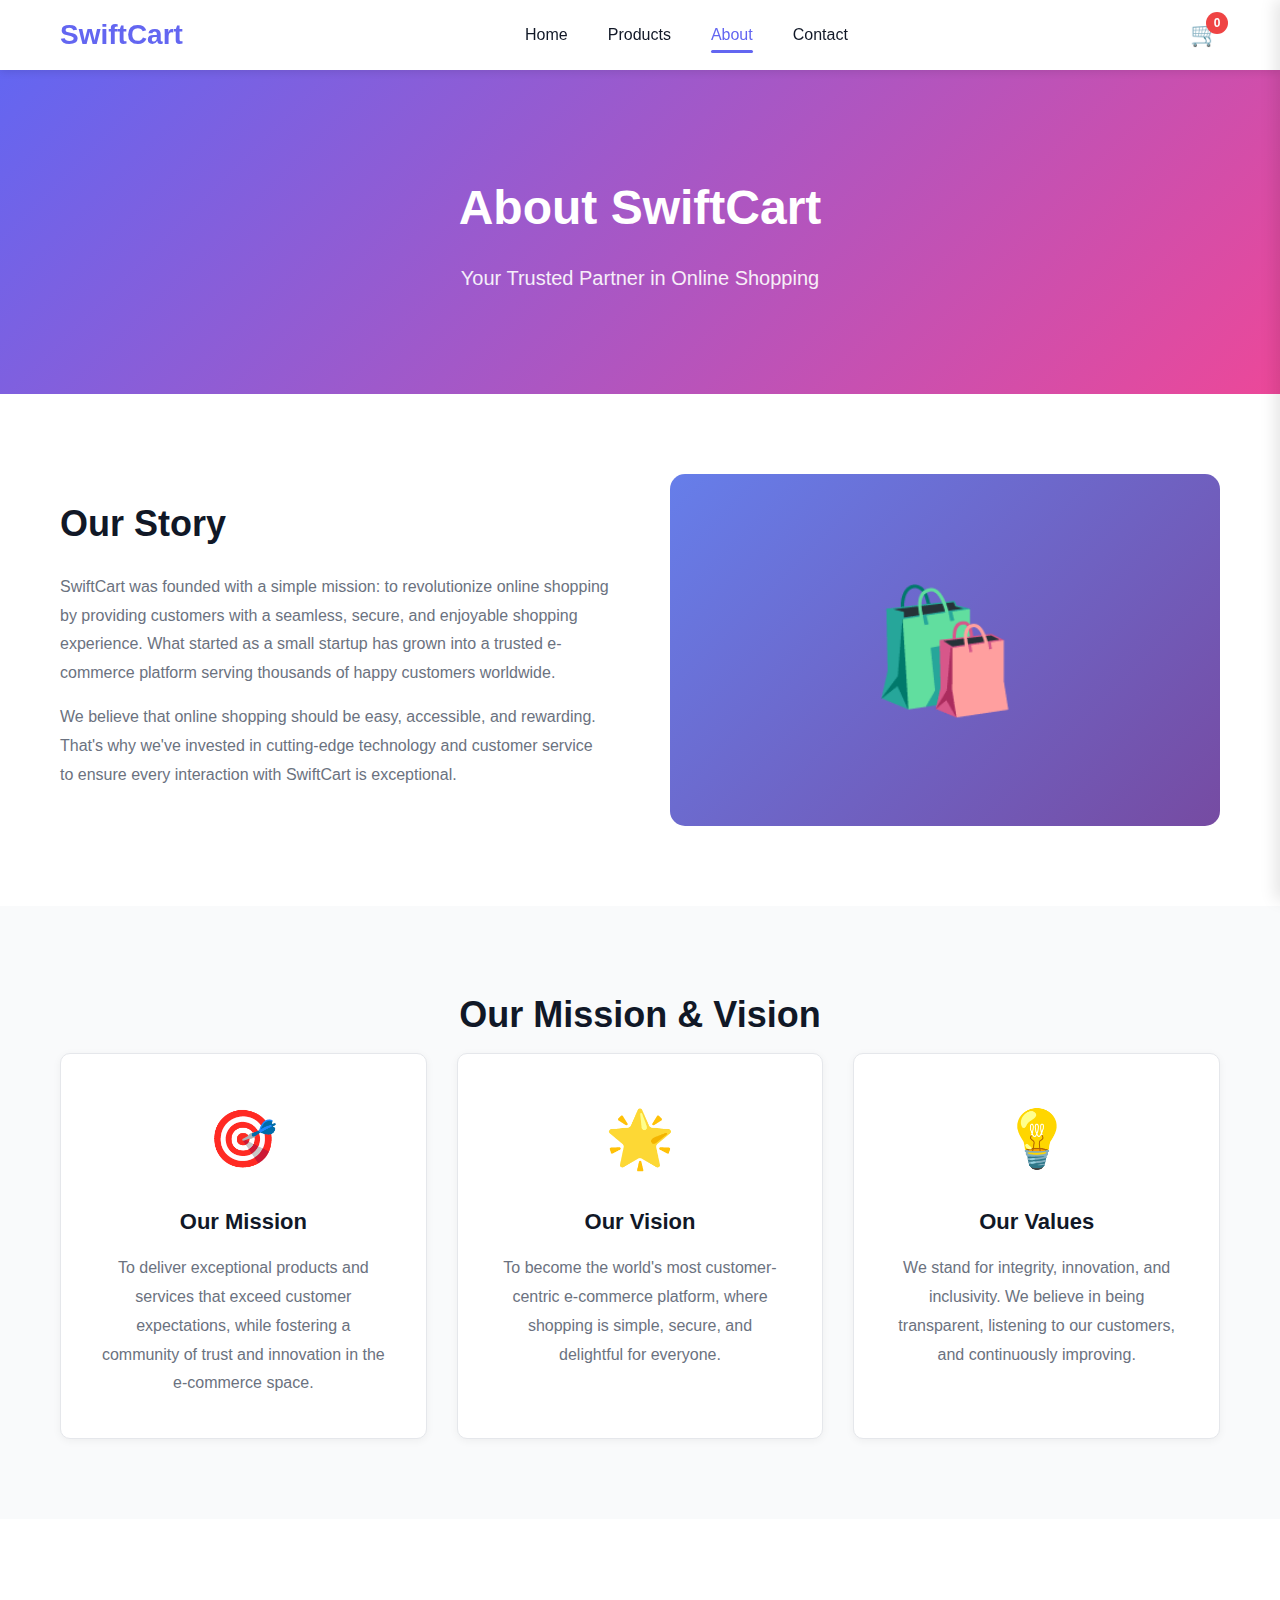
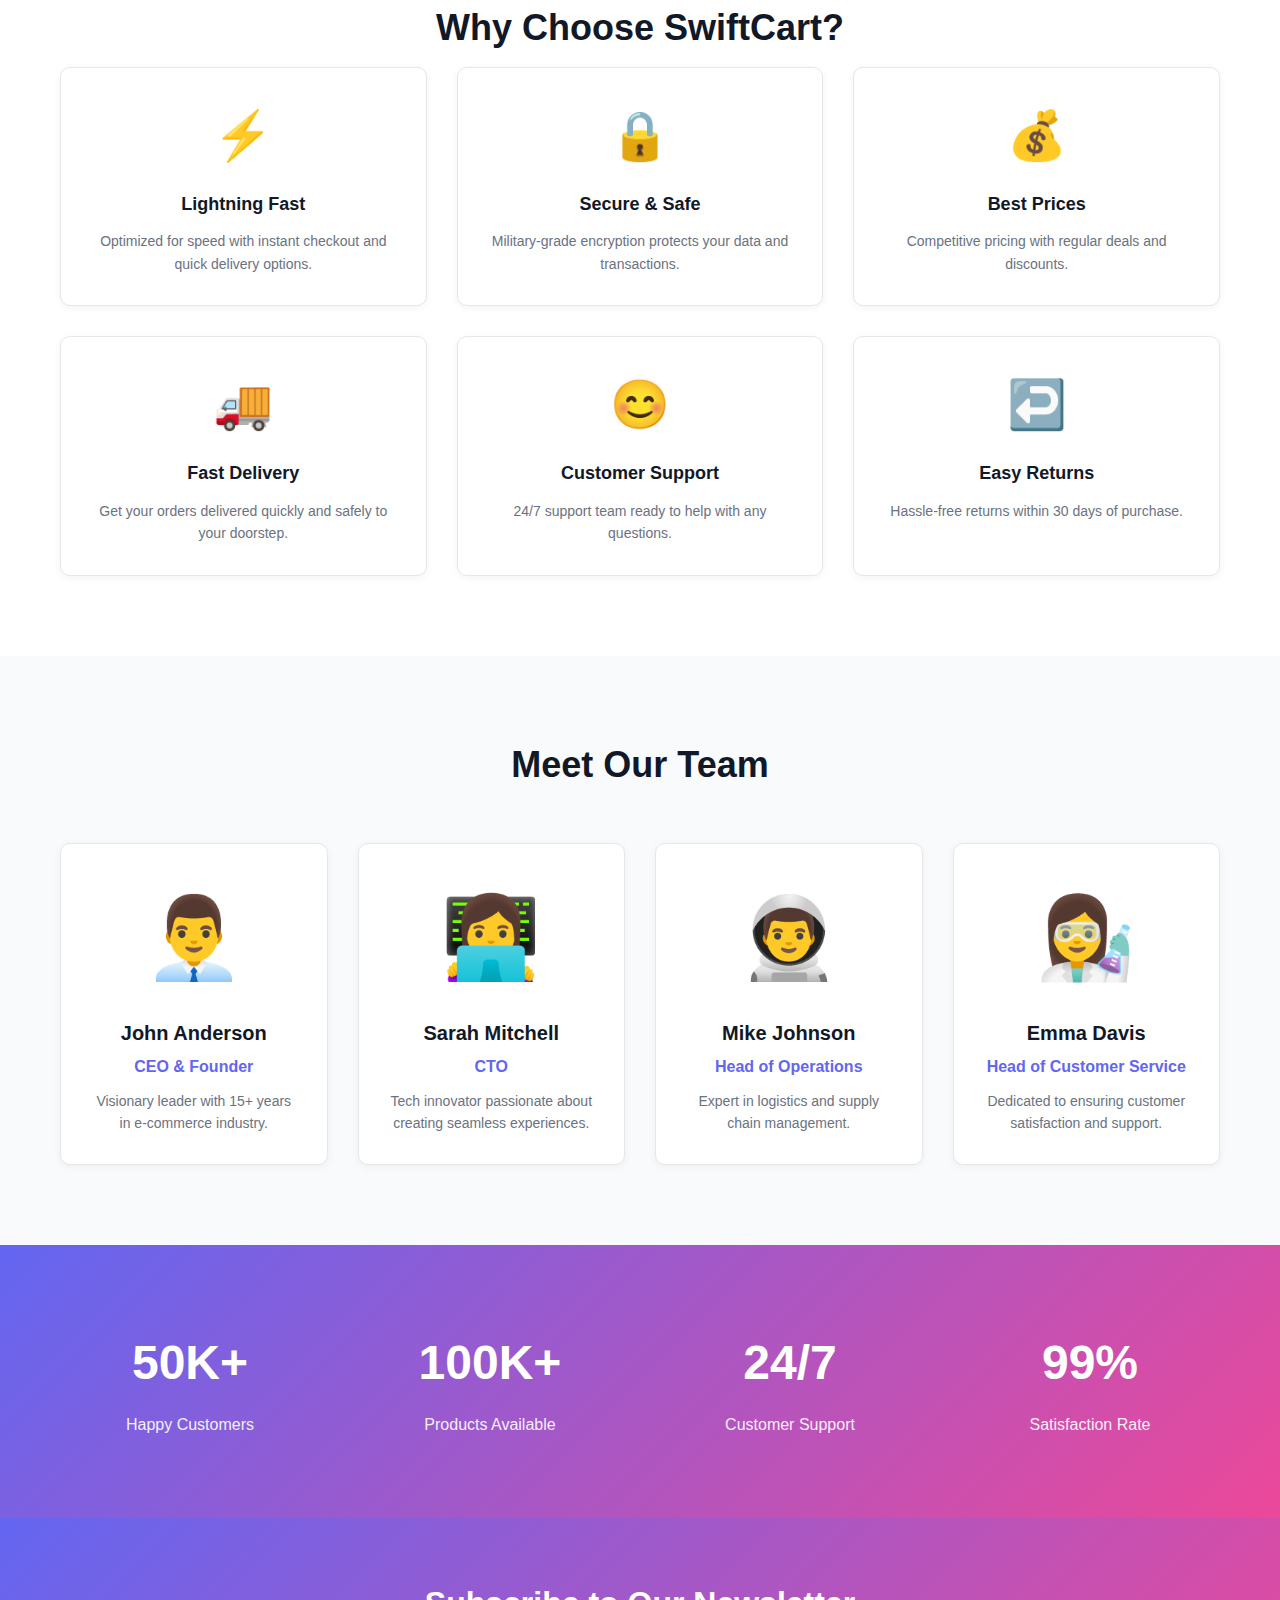
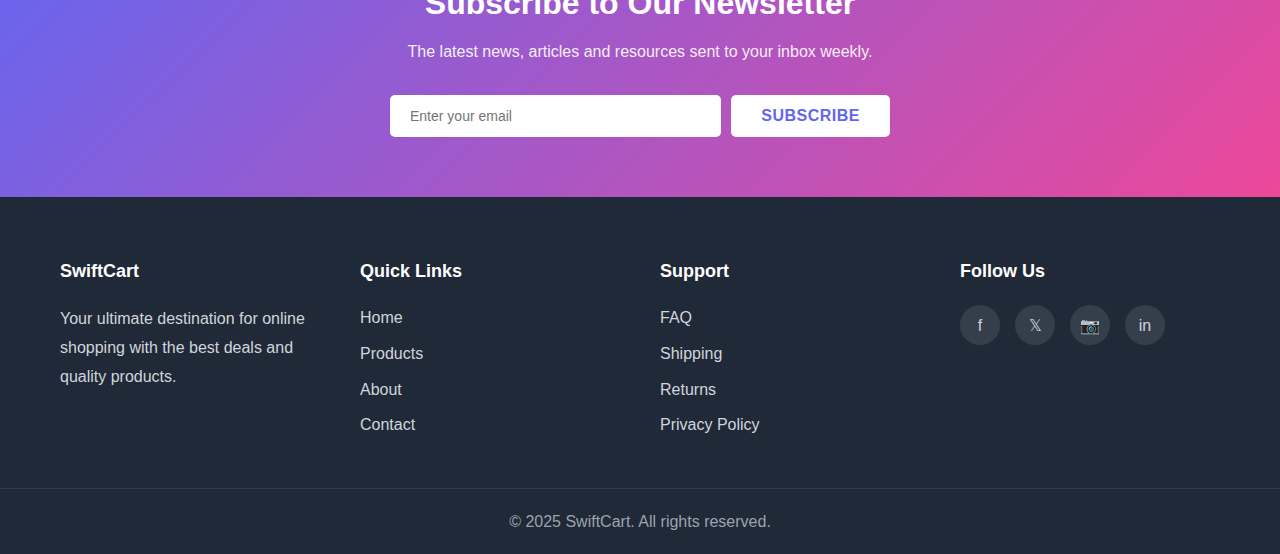
<file: about.html>
<!doctype html>
<html lang="en">
  <head>
    <meta charset="UTF-8" />
    <meta name="viewport" content="width=device-width, initial-scale=1.0" />
    <title>About Us - SwiftCart</title>
    <link rel="stylesheet" href="style.css" />
  </head>
  <body>
    <!-- Navbar -->
    <nav class="navbar">
      <div class="navbar-container">
        <div class="navbar-logo">
          <h1>SwiftCart</h1>
        </div>
        <ul class="nav-menu">
          <li><a href="index.html" class="nav-link">Home</a></li>
          <li><a href="products.html" class="nav-link">Products</a></li>
          <li><a href="about.html" class="nav-link active">About</a></li>
          <li><a href="contact.html" class="nav-link">Contact</a></li>
        </ul>
        <div class="cart-icon">
          <button id="cart-btn" class="cart-button">
            🛒 <span id="cart-count" class="cart-count">0</span>
          </button>
        </div>
        <div class="hamburger">
          <span></span>
          <span></span>
          <span></span>
        </div>
      </div>
    </nav>

    <!-- About Hero Section -->
    <section class="about-hero">
      <div class="container">
        <h1>About SwiftCart</h1>
        <p>Your Trusted Partner in Online Shopping</p>
      </div>
    </section>

    <!-- About Content -->
    <section class="about-section">
      <div class="container">
        <!-- Our Story -->
        <div class="about-content">
          <div class="about-text">
            <h2>Our Story</h2>
            <p>
              SwiftCart was founded with a simple mission: to revolutionize
              online shopping by providing customers with a seamless, secure,
              and enjoyable shopping experience. What started as a small startup
              has grown into a trusted e-commerce platform serving thousands of
              happy customers worldwide.
            </p>
            <p>
              We believe that online shopping should be easy, accessible, and
              rewarding. That's why we've invested in cutting-edge technology
              and customer service to ensure every interaction with SwiftCart is
              exceptional.
            </p>
          </div>
          <div class="about-image">
            <div class="placeholder-image">🛍️</div>
          </div>
        </div>
      </div>
    </section>

    <!-- Mission and Vision -->
    <section class="mission-section">
      <div class="container">
        <h2 class="section-title">Our Mission & Vision</h2>
        <div class="mission-grid">
          <div class="mission-card">
            <div class="mission-icon">🎯</div>
            <h3>Our Mission</h3>
            <p>
              To deliver exceptional products and services that exceed customer
              expectations, while fostering a community of trust and innovation
              in the e-commerce space.
            </p>
          </div>
          <div class="mission-card">
            <div class="mission-icon">🌟</div>
            <h3>Our Vision</h3>
            <p>
              To become the world's most customer-centric e-commerce platform,
              where shopping is simple, secure, and delightful for everyone.
            </p>
          </div>
          <div class="mission-card">
            <div class="mission-icon">💡</div>
            <h3>Our Values</h3>
            <p>
              We stand for integrity, innovation, and inclusivity. We believe in
              being transparent, listening to our customers, and continuously
              improving.
            </p>
          </div>
        </div>
      </div>
    </section>

    <!-- Why Choose Us (Expanded) -->
    <section class="why-choose-section">
      <div class="container">
        <h2 class="section-title">Why Choose SwiftCart?</h2>
        <div class="why-choose-grid">
          <div class="why-card">
            <div class="why-icon">⚡</div>
            <h3>Lightning Fast</h3>
            <p>
              Optimized for speed with instant checkout and quick delivery
              options.
            </p>
          </div>
          <div class="why-card">
            <div class="why-icon">🔒</div>
            <h3>Secure & Safe</h3>
            <p>
              Military-grade encryption protects your data and transactions.
            </p>
          </div>
          <div class="why-card">
            <div class="why-icon">💰</div>
            <h3>Best Prices</h3>
            <p>Competitive pricing with regular deals and discounts.</p>
          </div>
          <div class="why-card">
            <div class="why-icon">🚚</div>
            <h3>Fast Delivery</h3>
            <p>
              Get your orders delivered quickly and safely to your doorstep.
            </p>
          </div>
          <div class="why-card">
            <div class="why-icon">😊</div>
            <h3>Customer Support</h3>
            <p>24/7 support team ready to help with any questions.</p>
          </div>
          <div class="why-card">
            <div class="why-icon">↩️</div>
            <h3>Easy Returns</h3>
            <p>Hassle-free returns within 30 days of purchase.</p>
          </div>
        </div>
      </div>
    </section>

    <!-- Our Team -->
    <section class="team-section">
      <div class="container">
        <h2 class="section-title">Meet Our Team</h2>
        <div class="team-grid">
          <div class="team-card">
            <div class="team-avatar">👨‍💼</div>
            <h3>John Anderson</h3>
            <p class="team-role">CEO & Founder</p>
            <p class="team-bio">
              Visionary leader with 15+ years in e-commerce industry.
            </p>
          </div>
          <div class="team-card">
            <div class="team-avatar">👩‍💻</div>
            <h3>Sarah Mitchell</h3>
            <p class="team-role">CTO</p>
            <p class="team-bio">
              Tech innovator passionate about creating seamless experiences.
            </p>
          </div>
          <div class="team-card">
            <div class="team-avatar">👨‍🚀</div>
            <h3>Mike Johnson</h3>
            <p class="team-role">Head of Operations</p>
            <p class="team-bio">
              Expert in logistics and supply chain management.
            </p>
          </div>
          <div class="team-card">
            <div class="team-avatar">👩‍🔬</div>
            <h3>Emma Davis</h3>
            <p class="team-role">Head of Customer Service</p>
            <p class="team-bio">
              Dedicated to ensuring customer satisfaction and support.
            </p>
          </div>
        </div>
      </div>
    </section>

    <!-- Statistics -->
    <section class="stats-section">
      <div class="container">
        <div class="stats-grid">
          <div class="stat-card">
            <h3 class="stat-number">50K+</h3>
            <p class="stat-label">Happy Customers</p>
          </div>
          <div class="stat-card">
            <h3 class="stat-number">100K+</h3>
            <p class="stat-label">Products Available</p>
          </div>
          <div class="stat-card">
            <h3 class="stat-number">24/7</h3>
            <p class="stat-label">Customer Support</p>
          </div>
          <div class="stat-card">
            <h3 class="stat-number">99%</h3>
            <p class="stat-label">Satisfaction Rate</p>
          </div>
        </div>
      </div>
    </section>

    <!-- Newsletter Section -->
    <section class="newsletter">
      <div class="container">
        <h2>Subscribe to Our Newsletter</h2>
        <p>
          The latest news, articles and resources sent to your inbox weekly.
        </p>
        <form class="newsletter-form" id="newsletter-form">
          <input type="email" placeholder="Enter your email" required />
          <button type="submit" class="btn btn-primary">Subscribe</button>
        </form>
      </div>
    </section>

    <!-- Footer -->
    <footer class="footer">
      <div class="footer-container">
        <div class="footer-section">
          <h3>SwiftCart</h3>
          <p>
            Your ultimate destination for online shopping with the best deals
            and quality products.
          </p>
        </div>
        <div class="footer-section">
          <h4>Quick Links</h4>
          <ul>
            <li><a href="index.html">Home</a></li>
            <li><a href="products.html">Products</a></li>
            <li><a href="about.html">About</a></li>
            <li><a href="contact.html">Contact</a></li>
          </ul>
        </div>
        <div class="footer-section">
          <h4>Support</h4>
          <ul>
            <li><a href="#">FAQ</a></li>
            <li><a href="#">Shipping</a></li>
            <li><a href="#">Returns</a></li>
            <li><a href="#">Privacy Policy</a></li>
          </ul>
        </div>
        <div class="footer-section">
          <h4>Follow Us</h4>
          <div class="social-links">
            <a href="#" class="social-icon">f</a>
            <a href="#" class="social-icon">𝕏</a>
            <a href="#" class="social-icon">📷</a>
            <a href="#" class="social-icon">in</a>
          </div>
        </div>
      </div>
      <div class="footer-bottom">
        <p>&copy; 2025 SwiftCart. All rights reserved.</p>
      </div>
    </footer>

    <!-- Cart Sidebar -->
    <div id="cart-sidebar" class="cart-sidebar">
      <div class="cart-header">
        <h3>Shopping Cart</h3>
        <button class="cart-close">&times;</button>
      </div>
      <div id="cart-items" class="cart-items">
        <!-- Cart items will be populated here -->
      </div>
      <div class="cart-summary">
        <div class="cart-total">
          <span>Total:</span>
          <span id="cart-total">$0.00</span>
        </div>
        <button class="btn btn-primary btn-full">Checkout</button>
      </div>
    </div>

    <script src="script.js"></script>
  </body>
</html>
</file>
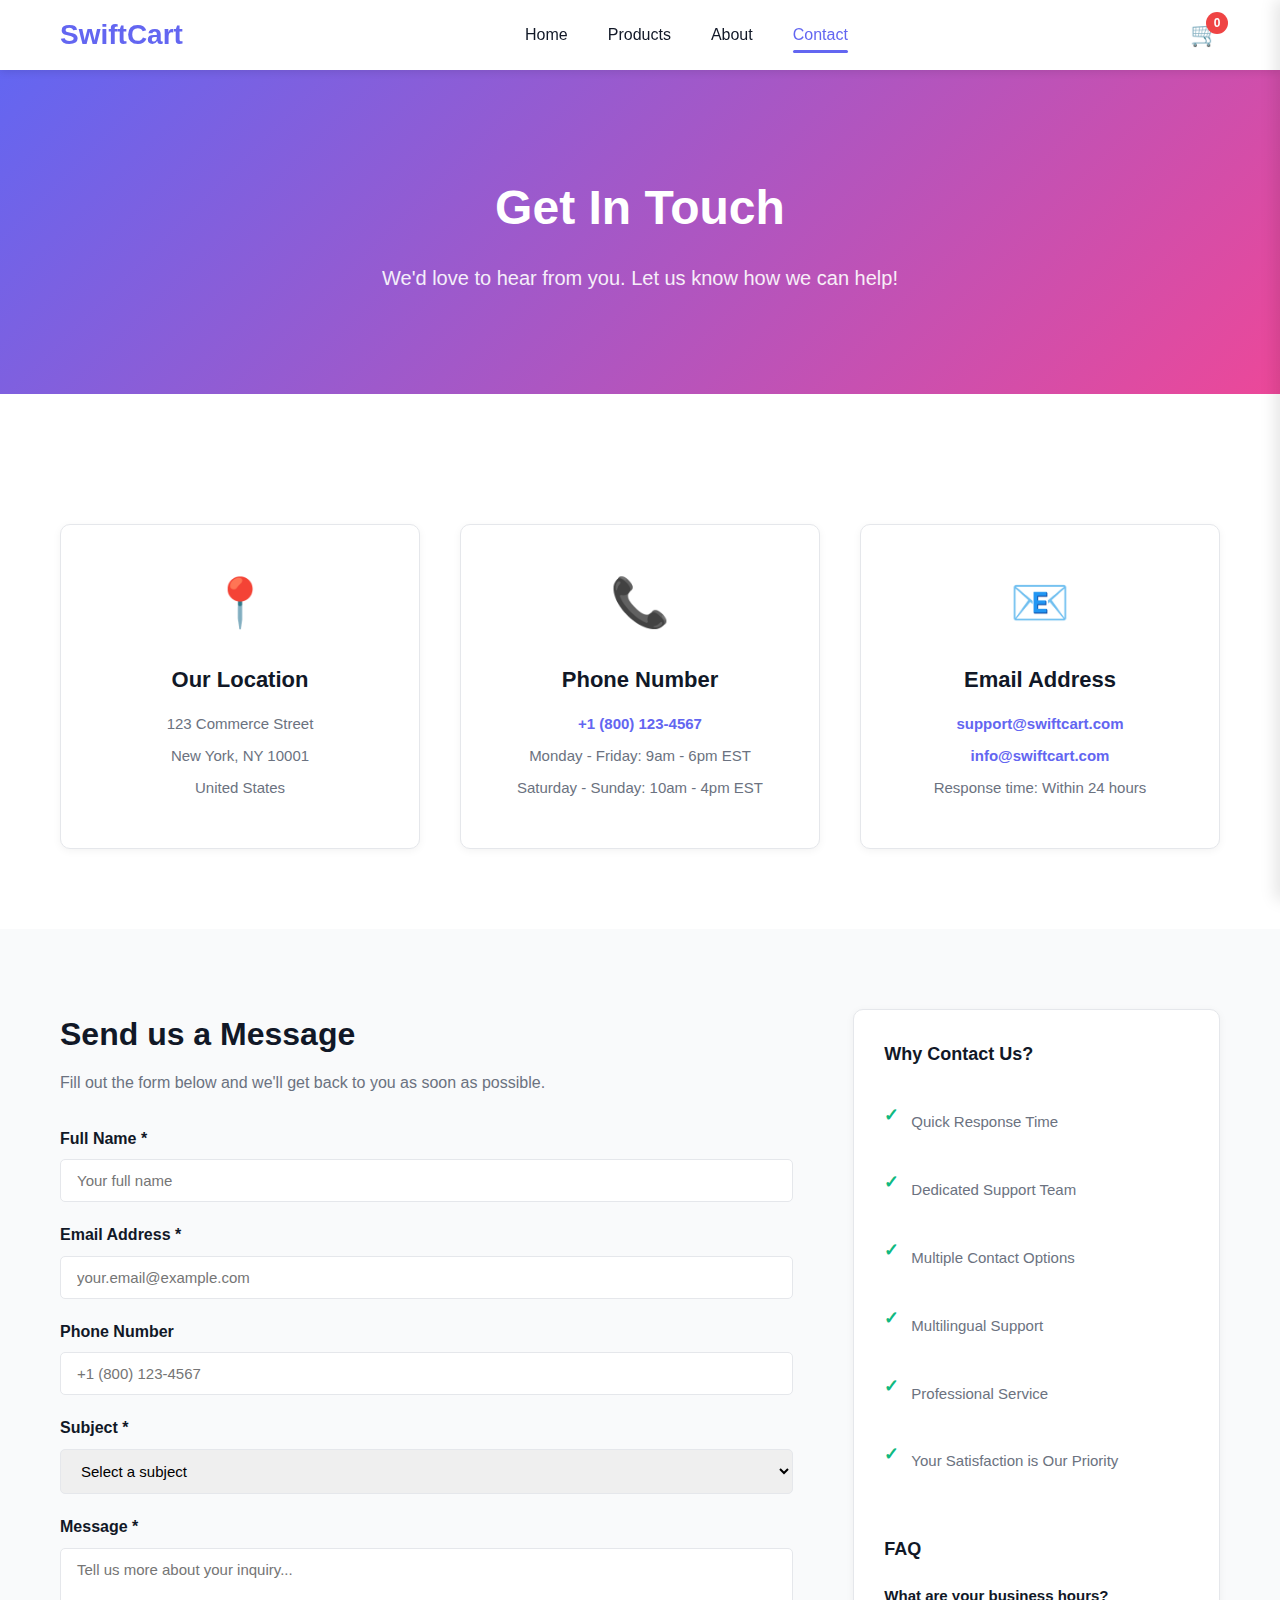
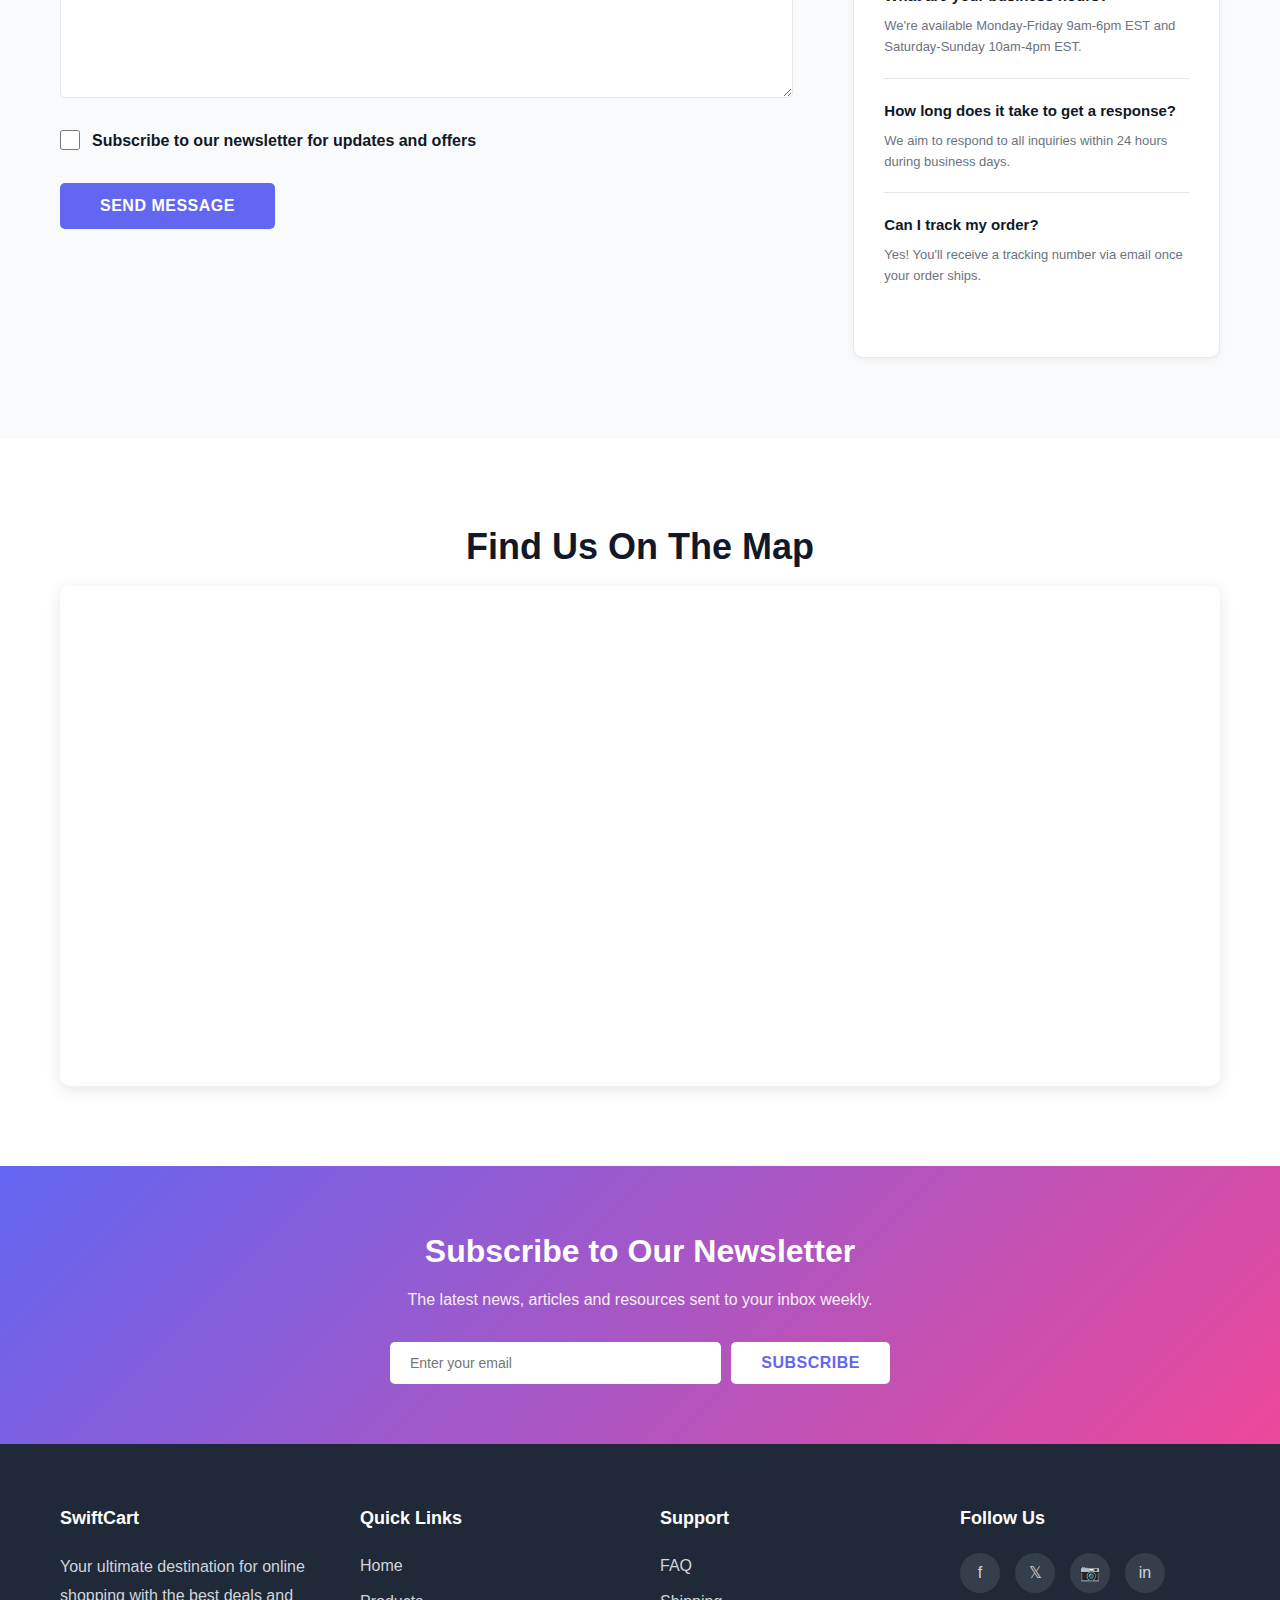
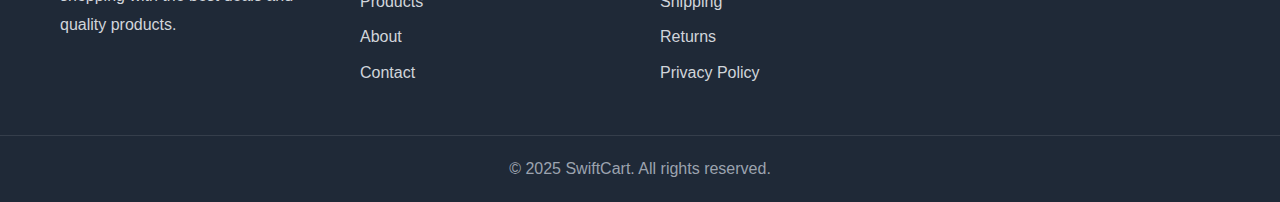
<file: contact.html>
<!doctype html>
<html lang="en">
  <head>
    <meta charset="UTF-8" />
    <meta name="viewport" content="width=device-width, initial-scale=1.0" />
    <title>Contact Us - SwiftCart</title>
    <link rel="stylesheet" href="style.css" />
  </head>
  <body>
    <!-- Navbar -->
    <nav class="navbar">
      <div class="navbar-container">
        <div class="navbar-logo">
          <h1>SwiftCart</h1>
        </div>
        <ul class="nav-menu">
          <li><a href="index.html" class="nav-link">Home</a></li>
          <li><a href="products.html" class="nav-link">Products</a></li>
          <li><a href="about.html" class="nav-link">About</a></li>
          <li><a href="contact.html" class="nav-link active">Contact</a></li>
        </ul>
        <div class="cart-icon">
          <button id="cart-btn" class="cart-button">
            🛒 <span id="cart-count" class="cart-count">0</span>
          </button>
        </div>
        <div class="hamburger">
          <span></span>
          <span></span>
          <span></span>
        </div>
      </div>
    </nav>

    <!-- Contact Hero Section -->
    <section class="contact-hero">
      <div class="container">
        <h1>Get In Touch</h1>
        <p>We'd love to hear from you. Let us know how we can help!</p>
      </div>
    </section>

    <!-- Contact Info Cards -->
    <section class="contact-info-section">
      <div class="container">
        <div class="contact-info-grid">
          <div class="contact-info-card">
            <div class="contact-info-icon">📍</div>
            <h3>Our Location</h3>
            <p>123 Commerce Street</p>
            <p>New York, NY 10001</p>
            <p>United States</p>
          </div>
          <div class="contact-info-card">
            <div class="contact-info-icon">📞</div>
            <h3>Phone Number</h3>
            <p><a href="tel:+1-800-123-4567">+1 (800) 123-4567</a></p>
            <p>Monday - Friday: 9am - 6pm EST</p>
            <p>Saturday - Sunday: 10am - 4pm EST</p>
          </div>
          <div class="contact-info-card">
            <div class="contact-info-icon">📧</div>
            <h3>Email Address</h3>
            <p>
              <a href="mailto:support@swiftcart.com">support@swiftcart.com</a>
            </p>
            <p><a href="mailto:info@swiftcart.com">info@swiftcart.com</a></p>
            <p>Response time: Within 24 hours</p>
          </div>
        </div>
      </div>
    </section>

    <!-- Contact Form Section -->
    <section class="contact-form-section">
      <div class="container">
        <div class="contact-form-wrapper">
          <div class="contact-form-content">
            <h2>Send us a Message</h2>
            <p>
              Fill out the form below and we'll get back to you as soon as
              possible.
            </p>

            <form id="contact-form" class="contact-form">
              <div class="form-group">
                <label for="name">Full Name *</label>
                <input
                  type="text"
                  id="name"
                  name="name"
                  placeholder="Your full name"
                  required
                />
              </div>

              <div class="form-group">
                <label for="email">Email Address *</label>
                <input
                  type="email"
                  id="email"
                  name="email"
                  placeholder="your.email@example.com"
                  required
                />
              </div>

              <div class="form-group">
                <label for="phone">Phone Number</label>
                <input
                  type="tel"
                  id="phone"
                  name="phone"
                  placeholder="+1 (800) 123-4567"
                />
              </div>

              <div class="form-group">
                <label for="subject">Subject *</label>
                <select id="subject" name="subject" required>
                  <option value="">Select a subject</option>
                  <option value="general">General Inquiry</option>
                  <option value="support">Customer Support</option>
                  <option value="sales">Sales Inquiry</option>
                  <option value="feedback">Feedback</option>
                  <option value="partnership">Partnership</option>
                  <option value="other">Other</option>
                </select>
              </div>

              <div class="form-group">
                <label for="message">Message *</label>
                <textarea
                  id="message"
                  name="message"
                  placeholder="Tell us more about your inquiry..."
                  rows="5"
                  required
                ></textarea>
              </div>

              <div class="form-group checkbox">
                <input type="checkbox" id="subscribe" name="subscribe" />
                <label for="subscribe"
                  >Subscribe to our newsletter for updates and offers</label
                >
              </div>

              <button type="submit" class="btn btn-primary btn-submit">
                Send Message
              </button>
            </form>

            <div id="form-message" class="form-message"></div>
          </div>

          <div class="contact-features">
            <h3>Why Contact Us?</h3>
            <ul class="features-list">
              <li>
                <span class="feature-icon">✓</span>
                <span>Quick Response Time</span>
              </li>
              <li>
                <span class="feature-icon">✓</span>
                <span>Dedicated Support Team</span>
              </li>
              <li>
                <span class="feature-icon">✓</span>
                <span>Multiple Contact Options</span>
              </li>
              <li>
                <span class="feature-icon">✓</span>
                <span>Multilingual Support</span>
              </li>
              <li>
                <span class="feature-icon">✓</span>
                <span>Professional Service</span>
              </li>
              <li>
                <span class="feature-icon">✓</span>
                <span>Your Satisfaction is Our Priority</span>
              </li>
            </ul>

            <h3 style="margin-top: 40px">FAQ</h3>
            <div class="faq-list">
              <div class="faq-item">
                <h4>What are your business hours?</h4>
                <p>
                  We're available Monday-Friday 9am-6pm EST and Saturday-Sunday
                  10am-4pm EST.
                </p>
              </div>
              <div class="faq-item">
                <h4>How long does it take to get a response?</h4>
                <p>
                  We aim to respond to all inquiries within 24 hours during
                  business days.
                </p>
              </div>
              <div class="faq-item">
                <h4>Can I track my order?</h4>
                <p>
                  Yes! You'll receive a tracking number via email once your
                  order ships.
                </p>
              </div>
            </div>
          </div>
        </div>
      </div>
    </section>

    <!-- Map Section (Placeholder) -->
    <section class="map-section">
      <div class="container">
        <h2 class="section-title">Find Us On The Map</h2>
        <div class="map-container">
          <iframe
            src="https://www.google.com/maps/embed?pb=!1m18!1m12!1m3!1d3024.1234567890122!2d-74.00601232346!3d40.71271723456!2m3!1f0!2f0!3f0!3m2!1i1024!2i768!4f13.1!3m3!1m2!1s0x89c259a991c20b8f%3A0xe8f7ca037d87d0c!2s123%20Commerce%20St%2C%20New%20York%2C%20NY%2010001!5e0!3m2!1sen!2sus!4v1234567890"
            width="100%"
            height="450"
            style="border: 0"
            allowfullscreen=""
            loading="lazy"
            referrerpolicy="no-referrer-when-downgrade"
          ></iframe>
        </div>
      </div>
    </section>

    <!-- Newsletter Section -->
    <section class="newsletter">
      <div class="container">
        <h2>Subscribe to Our Newsletter</h2>
        <p>
          The latest news, articles and resources sent to your inbox weekly.
        </p>
        <form class="newsletter-form" id="newsletter-form">
          <input type="email" placeholder="Enter your email" required />
          <button type="submit" class="btn btn-primary">Subscribe</button>
        </form>
      </div>
    </section>

    <!-- Footer -->
    <footer class="footer">
      <div class="footer-container">
        <div class="footer-section">
          <h3>SwiftCart</h3>
          <p>
            Your ultimate destination for online shopping with the best deals
            and quality products.
          </p>
        </div>
        <div class="footer-section">
          <h4>Quick Links</h4>
          <ul>
            <li><a href="index.html">Home</a></li>
            <li><a href="products.html">Products</a></li>
            <li><a href="about.html">About</a></li>
            <li><a href="contact.html">Contact</a></li>
          </ul>
        </div>
        <div class="footer-section">
          <h4>Support</h4>
          <ul>
            <li><a href="#">FAQ</a></li>
            <li><a href="#">Shipping</a></li>
            <li><a href="#">Returns</a></li>
            <li><a href="#">Privacy Policy</a></li>
          </ul>
        </div>
        <div class="footer-section">
          <h4>Follow Us</h4>
          <div class="social-links">
            <a href="#" class="social-icon">f</a>
            <a href="#" class="social-icon">𝕏</a>
            <a href="#" class="social-icon">📷</a>
            <a href="#" class="social-icon">in</a>
          </div>
        </div>
      </div>
      <div class="footer-bottom">
        <p>&copy; 2025 SwiftCart. All rights reserved.</p>
      </div>
    </footer>

    <!-- Cart Sidebar -->
    <div id="cart-sidebar" class="cart-sidebar">
      <div class="cart-header">
        <h3>Shopping Cart</h3>
        <button class="cart-close">&times;</button>
      </div>
      <div id="cart-items" class="cart-items">
        <!-- Cart items will be populated here -->
      </div>
      <div class="cart-summary">
        <div class="cart-total">
          <span>Total:</span>
          <span id="cart-total">$0.00</span>
        </div>
        <button class="btn btn-primary btn-full">Checkout</button>
      </div>
    </div>

    <script src="script.js"></script>
    <script>
      // Handle contact form submission
      document
        .getElementById("contact-form")
        .addEventListener("submit", function (e) {
          e.preventDefault();

          const name = document.getElementById("name").value;
          const email = document.getElementById("email").value;
          const subject = document.getElementById("subject").value;
          const message = document.getElementById("message").value;

          const formMessage = document.getElementById("form-message");
          formMessage.textContent =
            "Thank you for your message! We will get back to you soon.";
          formMessage.classList.add("success");

          // Reset form
          this.reset();

          // Clear message after 5 seconds
          setTimeout(() => {
            formMessage.textContent = "";
            formMessage.classList.remove("success");
          }, 5000);
        });
    </script>
  </body>
</html>
</file>
<file: style.css>
* {
  margin: 0;
  padding: 0;
  box-sizing: border-box;
}

:root {
  --primary-color: #6366f1;
  --secondary-color: #ec4899;
  --dark-bg: #1f2937;
  --light-bg: #f9fafb;
  --text-dark: #111827;
  --text-light: #6b7280;
  --border-color: #e5e7eb;
  --success-color: #10b981;
  --warning-color: #f59e0b;
  --danger-color: #ef4444;
  --transition: all 0.3s ease;
}

html {
  scroll-behavior: smooth;
}

body {
  font-family: "Segoe UI", Tahoma, Geneva, Verdana, sans-serif;
  color: var(--text-dark);
  line-height: 1.6;
  background-color: #ffffff;
}

a {
  text-decoration: none;
  color: inherit;
}

/* ===== NAVBAR ===== */
.navbar {
  background-color: #ffffff;
  box-shadow: 0 2px 8px rgba(0, 0, 0, 0.1);
  position: sticky;
  top: 0;
  z-index: 1000;
}

.navbar-container {
  max-width: 1200px;
  margin: 0 auto;
  padding: 0 20px;
  display: flex;
  justify-content: space-between;
  align-items: center;
  height: 70px;
}

.navbar-logo h1 {
  font-size: 28px;
  font-weight: bold;
  color: var(--primary-color);
  cursor: pointer;
  transition: var(--transition);
}

.navbar-logo h1:hover {
  color: var(--secondary-color);
}

.nav-menu {
  display: flex;
  list-style: none;
  gap: 40px;
  flex: 1;
  justify-content: center;
}

.nav-link {
  font-weight: 500;
  color: var(--text-dark);
  transition: var(--transition);
  position: relative;
  padding-bottom: 5px;
}

.nav-link:hover,
.nav-link.active {
  color: var(--primary-color);
}

.nav-link.active::after {
  content: "";
  position: absolute;
  bottom: -5px;
  left: 0;
  width: 100%;
  height: 3px;
  background-color: var(--primary-color);
  border-radius: 2px;
}

.cart-icon {
  margin-left: auto;
}

.cart-button {
  background-color: transparent;
  border: none;
  font-size: 24px;
  cursor: pointer;
  transition: var(--transition);
  position: relative;
}

.cart-button:hover {
  transform: scale(1.1);
}

.cart-count {
  position: absolute;
  top: -8px;
  right: -8px;
  background-color: var(--danger-color);
  color: white;
  border-radius: 50%;
  width: 22px;
  height: 22px;
  display: flex;
  align-items: center;
  justify-content: center;
  font-size: 12px;
  font-weight: bold;
}

.hamburger {
  display: none;
  flex-direction: column;
  cursor: pointer;
}

.hamburger span {
  width: 25px;
  height: 3px;
  background-color: var(--text-dark);
  margin: 5px 0;
  transition: var(--transition);
  border-radius: 2px;
}

/* ===== HERO SECTION ===== */
.hero {
  background:
    linear-gradient(rgba(0, 0, 0, 0.4), rgba(0, 0, 0, 0.4)),
    url("../Assets/banner-image.png") center/cover no-repeat;
  height: 500px;
  display: flex;
  align-items: center;
  justify-content: center;
  text-align: center;
  color: white;
}

.hero-content h2 {
  font-size: 48px;
  margin-bottom: 20px;
  font-weight: bold;
}

.hero-content p {
  font-size: 18px;
  margin-bottom: 30px;
  max-width: 600px;
  margin-left: auto;
  margin-right: auto;
  opacity: 0.95;
}

/* ===== BUTTONS ===== */
.btn {
  padding: 12px 30px;
  border: none;
  border-radius: 5px;
  font-size: 16px;
  font-weight: 600;
  cursor: pointer;
  transition: var(--transition);
  text-transform: uppercase;
  letter-spacing: 0.5px;
}

.btn-primary {
  background-color: var(--primary-color);
  color: white;
}

.btn-primary:hover {
  background-color: #4f46e5;
  transform: translateY(-2px);
  box-shadow: 0 10px 20px rgba(99, 102, 241, 0.3);
}

.btn-secondary {
  background-color: var(--secondary-color);
  color: white;
}

.btn-secondary:hover {
  background-color: #db2777;
  transform: translateY(-2px);
}

.btn-full {
  width: 100%;
}

/* ===== CONTAINER ===== */
.container {
  max-width: 1200px;
  margin: 0 auto;
  padding: 0 20px;
}

/* ===== WHY CHOOSE US SECTION ===== */
.why-choose-us {
  background-color: var(--light-bg);
  padding: 80px 0;
}

.section-title {
  font-size: 36px;
  font-weight: bold;
  margin-bottom: 10px;
  text-align: center;
  color: var(--text-dark);
}

.section-subtitle {
  text-align: center;
  color: var(--text-light);
  margin-bottom: 50px;
  font-size: 16px;
}

.features-grid {
  display: grid;
  grid-template-columns: repeat(auto-fit, minmax(250px, 1fr));
  gap: 30px;
}

.feature-card {
  background-color: white;
  padding: 30px;
  border-radius: 10px;
  text-align: center;
  transition: var(--transition);
  border: 1px solid var(--border-color);
  box-shadow: 0 2px 8px rgba(0, 0, 0, 0.05);
}

.feature-card:hover {
  transform: translateY(-5px);
  box-shadow: 0 12px 24px rgba(0, 0, 0, 0.1);
}

.feature-icon {
  font-size: 48px;
  margin-bottom: 15px;
  display: block;
}

.feature-card h3 {
  font-size: 20px;
  margin-bottom: 15px;
  color: var(--text-dark);
}

.feature-card p {
  color: var(--text-light);
  font-size: 14px;
  line-height: 1.6;
}

/* ===== TRENDING SECTION ===== */
.trending {
  padding: 80px 0;
  background-color: white;
}

.products-grid {
  display: grid;
  grid-template-columns: repeat(auto-fill, minmax(280px, 1fr));
  gap: 30px;
  margin-top: 50px;
}

/* ===== PRODUCT CARD ===== */
.product-card {
  background-color: white;
  border: 1px solid var(--border-color);
  border-radius: 10px;
  overflow: hidden;
  transition: var(--transition);
  display: flex;
  flex-direction: column;
  box-shadow: 0 2px 8px rgba(0, 0, 0, 0.05);
}

.product-card:hover {
  transform: translateY(-8px);
  box-shadow: 0 12px 24px rgba(0, 0, 0, 0.15);
}

.product-image {
  width: 100%;
  height: 300px;
  object-fit: cover;
  background-color: var(--light-bg);
}

.product-info {
  padding: 20px;
  flex: 1;
  display: flex;
  flex-direction: column;
}

.product-category {
  background-color: var(--primary-color);
  color: white;
  padding: 4px 12px;
  border-radius: 20px;
  font-size: 12px;
  display: inline-block;
  width: fit-content;
  margin-bottom: 10px;
  text-transform: capitalize;
}

.product-title {
  font-size: 16px;
  font-weight: 600;
  margin-bottom: 10px;
  color: var(--text-dark);
  line-height: 1.4;
  min-height: 40px;
  overflow: hidden;
  text-overflow: ellipsis;
  display: -webkit-box;
  -webkit-line-clamp: 2;
  -webkit-box-orient: vertical;
}

.product-meta {
  display: flex;
  justify-content: space-between;
  align-items: center;
  margin-bottom: 15px;
  margin-top: auto;
}

.product-price {
  font-size: 22px;
  font-weight: bold;
  color: var(--primary-color);
}

.product-rating {
  display: flex;
  align-items: center;
  gap: 5px;
  font-size: 14px;
  color: var(--text-light);
}

.stars {
  color: var(--warning-color);
}

.product-actions {
  display: flex;
  gap: 10px;
}

.btn-details,
.btn-cart {
  flex: 1;
  padding: 10px 15px;
  border: none;
  border-radius: 5px;
  font-size: 14px;
  font-weight: 600;
  cursor: pointer;
  transition: var(--transition);
}

.btn-details {
  background-color: white;
  color: var(--primary-color);
  border: 2px solid var(--primary-color);
}

.btn-details:hover {
  background-color: var(--primary-color);
  color: white;
}

.btn-cart {
  background-color: var(--primary-color);
  color: white;
}

.btn-cart:hover {
  background-color: #4f46e5;
}

/* ===== NEWSLETTER SECTION ===== */
.newsletter {
  background: linear-gradient(
    135deg,
    var(--primary-color),
    var(--secondary-color)
  );
  padding: 60px 0;
  color: white;
  text-align: center;
}

.newsletter h2 {
  font-size: 32px;
  margin-bottom: 10px;
}

.newsletter p {
  font-size: 16px;
  margin-bottom: 30px;
  opacity: 0.9;
}

.newsletter-form {
  display: flex;
  gap: 10px;
  max-width: 500px;
  margin: 0 auto;
  flex-wrap: wrap;
  justify-content: center;
}

.newsletter-form input {
  flex: 1;
  min-width: 250px;
  padding: 12px 20px;
  border: none;
  border-radius: 5px;
  font-size: 14px;
}

.newsletter-form button {
  padding: 12px 30px;
  background-color: white;
  color: var(--primary-color);
  border: none;
  border-radius: 5px;
  font-weight: 600;
  cursor: pointer;
  transition: var(--transition);
}

.newsletter-form button:hover {
  background-color: var(--text-light);
}

/* ===== FOOTER ===== */
.footer {
  background-color: var(--dark-bg);
  color: white;
  padding: 60px 0 20px;
}

.footer-container {
  display: grid;
  grid-template-columns: repeat(auto-fit, minmax(250px, 1fr));
  gap: 40px;
  max-width: 1200px;
  margin: 0 auto;
  padding: 0 20px;
  margin-bottom: 40px;
}

.footer-section h3,
.footer-section h4 {
  margin-bottom: 20px;
  font-size: 18px;
}

.footer-section p {
  color: #d1d5db;
  line-height: 1.8;
}

.footer-section ul {
  list-style: none;
}

.footer-section ul li {
  margin-bottom: 10px;
}

.footer-section a {
  color: #d1d5db;
  transition: var(--transition);
}

.footer-section a:hover {
  color: var(--primary-color);
}

.social-links {
  display: flex;
  gap: 15px;
}

.social-icon {
  width: 40px;
  height: 40px;
  border-radius: 50%;
  background-color: rgba(255, 255, 255, 0.1);
  display: flex;
  align-items: center;
  justify-content: center;
  cursor: pointer;
  transition: var(--transition);
}

.social-icon:hover {
  background-color: var(--primary-color);
}

.footer-bottom {
  border-top: 1px solid rgba(255, 255, 255, 0.1);
  padding-top: 20px;
  text-align: center;
  color: #9ca3af;
}

/* ===== MODAL ===== */
.modal {
  display: none;
  position: fixed;
  z-index: 2000;
  left: 0;
  top: 0;
  width: 100%;
  height: 100%;
  background-color: rgba(0, 0, 0, 0.6);
  overflow-y: auto;
}

.modal.show {
  display: flex;
  align-items: center;
  justify-content: center;
}

.modal-content {
  background-color: white;
  padding: 0;
  border-radius: 10px;
  max-width: 900px;
  width: 90%;
  max-height: 90vh;
  overflow-y: auto;
  position: relative;
}

.modal-close {
  position: absolute;
  right: 20px;
  top: 20px;
  font-size: 32px;
  font-weight: bold;
  color: var(--text-light);
  cursor: pointer;
  background: none;
  border: none;
  transition: var(--transition);
  z-index: 1;
}

.modal-close:hover {
  color: var(--text-dark);
}

.modal-body {
  display: grid;
  grid-template-columns: 1fr 1fr;
  gap: 40px;
  padding: 40px;
}

.modal-image {
  width: 100%;
}

.modal-image img {
  width: 100%;
  height: auto;
  object-fit: cover;
  border-radius: 10px;
}

.modal-details {
  display: flex;
  flex-direction: column;
}

.modal-details h2 {
  font-size: 28px;
  margin-bottom: 15px;
  color: var(--text-dark);
}

.modal-details p {
  color: var(--text-light);
  margin-bottom: 20px;
  line-height: 1.8;
}

.modal-meta {
  display: flex;
  gap: 15px;
  margin-bottom: 20px;
}

.modal-category {
  background-color: var(--primary-color);
  color: white;
  padding: 8px 16px;
  border-radius: 20px;
  font-size: 14px;
  text-transform: capitalize;
  display: inline-block;
  width: fit-content;
}

.modal-rating {
  display: flex;
  align-items: center;
  gap: 5px;
  font-size: 16px;
}

.modal-price {
  font-size: 32px;
  font-weight: bold;
  color: var(--primary-color);
  margin-bottom: 30px;
}

.modal-actions {
  display: flex;
  gap: 15px;
}

.modal-actions .btn {
  flex: 1;
}

/* ===== CART SIDEBAR ===== */
.cart-sidebar {
  position: fixed;
  right: -400px;
  top: 0;
  width: 400px;
  height: 100vh;
  background-color: white;
  box-shadow: -5px 0 15px rgba(0, 0, 0, 0.1);
  z-index: 1500;
  transition: right 0.3s ease;
  display: flex;
  flex-direction: column;
  overflow-y: auto;
}

.cart-sidebar.open {
  right: 0;
}

.cart-header {
  display: flex;
  justify-content: space-between;
  align-items: center;
  padding: 20px;
  border-bottom: 1px solid var(--border-color);
}

.cart-header h3 {
  font-size: 20px;
  margin: 0;
}

.cart-close {
  background: none;
  border: none;
  font-size: 28px;
  cursor: pointer;
  color: var(--text-light);
  transition: var(--transition);
}

.cart-close:hover {
  color: var(--text-dark);
}

.cart-items {
  flex: 1;
  overflow-y: auto;
  padding: 20px;
}

.cart-item {
  display: flex;
  gap: 15px;
  padding-bottom: 15px;
  border-bottom: 1px solid var(--border-color);
  margin-bottom: 15px;
}

.cart-item-image {
  width: 80px;
  height: 80px;
  object-fit: cover;
  border-radius: 5px;
  background-color: var(--light-bg);
}

.cart-item-details {
  flex: 1;
}

.cart-item-title {
  font-size: 14px;
  font-weight: 600;
  margin-bottom: 5px;
  color: var(--text-dark);
}

.cart-item-price {
  color: var(--primary-color);
  font-weight: 600;
  margin-bottom: 10px;
}

.cart-item-quantity {
  display: flex;
  align-items: center;
  gap: 10px;
}

.quantity-btn {
  background-color: var(--light-bg);
  border: none;
  width: 25px;
  height: 25px;
  border-radius: 3px;
  cursor: pointer;
  transition: var(--transition);
}

.quantity-btn:hover {
  background-color: var(--border-color);
}

.remove-btn {
  background-color: var(--danger-color);
  color: white;
  border: none;
  padding: 5px 10px;
  border-radius: 3px;
  cursor: pointer;
  font-size: 12px;
  transition: var(--transition);
}

.remove-btn:hover {
  background-color: #dc2626;
}

.empty-cart {
  text-align: center;
  padding: 40px 20px;
  color: var(--text-light);
}

.empty-cart p {
  font-size: 16px;
  margin-bottom: 20px;
}

.cart-summary {
  border-top: 2px solid var(--border-color);
  padding: 20px;
}

.cart-total {
  display: flex;
  justify-content: space-between;
  align-items: center;
  margin-bottom: 20px;
  font-size: 18px;
  font-weight: bold;
}

/* ===== PRODUCTS PAGE ===== */
.products-section {
  padding: 60px 0;
  min-height: 100vh;
}

.filter-section {
  margin-bottom: 50px;
}

.filter-section h3 {
  margin-bottom: 20px;
  font-size: 18px;
  color: var(--text-dark);
}

.categories-filter {
  display: flex;
  flex-wrap: wrap;
  gap: 10px;
}

.category-btn {
  padding: 10px 20px;
  border: 2px solid var(--border-color);
  background-color: white;
  color: var(--text-dark);
  border-radius: 25px;
  cursor: pointer;
  transition: var(--transition);
  text-transform: capitalize;
  font-weight: 500;
}

.category-btn:hover {
  border-color: var(--primary-color);
  color: var(--primary-color);
}

.category-btn.active {
  background-color: var(--primary-color);
  color: white;
  border-color: var(--primary-color);
}

/* ===== LOADING SPINNER ===== */
.loading-spinner {
  text-align: center;
  padding: 60px 20px;
  display: none;
}

.loading-spinner.show {
  display: block;
}

.spinner {
  border: 4px solid var(--light-bg);
  border-top: 4px solid var(--primary-color);
  border-radius: 50%;
  width: 50px;
  height: 50px;
  animation: spin 1s linear infinite;
  margin: 0 auto 20px;
}

@keyframes spin {
  0% {
    transform: rotate(0deg);
  }
  100% {
    transform: rotate(360deg);
  }
}

/* ===== RESPONSIVE DESIGN ===== */
@media (max-width: 768px) {
  .nav-menu {
    gap: 20px;
    font-size: 14px;
  }

  .hero-content h2 {
    font-size: 32px;
  }

  .hero-content p {
    font-size: 16px;
  }

  .section-title {
    font-size: 28px;
  }

  .products-grid {
    grid-template-columns: repeat(auto-fill, minmax(200px, 1fr));
    gap: 20px;
  }

  .features-grid {
    grid-template-columns: 1fr 1fr;
  }

  .modal-body {
    grid-template-columns: 1fr;
    gap: 20px;
  }

  .cart-sidebar {
    width: 100%;
    right: -100%;
  }

  .modal-content {
    width: 95%;
  }

  .newsletter-form {
    flex-direction: column;
  }

  .newsletter-form input,
  .newsletter-form button {
    width: 100%;
  }

  .footer-container {
    grid-template-columns: 1fr;
    gap: 30px;
  }
}

/* ===== ABOUT PAGE ===== */
.about-hero {
  background: linear-gradient(
    135deg,
    var(--primary-color),
    var(--secondary-color)
  );
  color: white;
  padding: 100px 0;
  text-align: center;
}

.about-hero h1 {
  font-size: 48px;
  margin-bottom: 15px;
  font-weight: bold;
}

.about-hero p {
  font-size: 20px;
  opacity: 0.9;
}

.about-section {
  padding: 80px 0;
}

.about-content {
  display: grid;
  grid-template-columns: 1fr 1fr;
  gap: 60px;
  align-items: center;
}

.about-text h2 {
  font-size: 36px;
  margin-bottom: 20px;
  color: var(--text-dark);
}

.about-text p {
  color: var(--text-light);
  margin-bottom: 15px;
  line-height: 1.8;
  font-size: 16px;
}

.about-image {
  width: 100%;
}

.placeholder-image {
  font-size: 120px;
  text-align: center;
  background: linear-gradient(135deg, #667eea 0%, #764ba2 100%);
  border-radius: 15px;
  padding: 80px 20px;
  color: white;
}

.mission-section {
  background-color: var(--light-bg);
  padding: 80px 0;
}

.mission-grid {
  display: grid;
  grid-template-columns: repeat(auto-fit, minmax(300px, 1fr));
  gap: 30px;
}

.mission-card {
  background-color: white;
  padding: 40px;
  border-radius: 10px;
  text-align: center;
  border: 1px solid var(--border-color);
  transition: var(--transition);
  box-shadow: 0 2px 8px rgba(0, 0, 0, 0.05);
}

.mission-card:hover {
  transform: translateY(-8px);
  box-shadow: 0 12px 24px rgba(0, 0, 0, 0.1);
}

.mission-icon {
  font-size: 56px;
  margin-bottom: 20px;
  display: block;
}

.mission-card h3 {
  font-size: 22px;
  margin-bottom: 15px;
  color: var(--text-dark);
}

.mission-card p {
  color: var(--text-light);
  line-height: 1.8;
}

.why-choose-section {
  padding: 80px 0;
}

.why-choose-grid {
  display: grid;
  grid-template-columns: repeat(auto-fit, minmax(280px, 1fr));
  gap: 30px;
}

.why-card {
  background-color: white;
  padding: 30px;
  border-radius: 10px;
  text-align: center;
  border: 1px solid var(--border-color);
  transition: var(--transition);
  box-shadow: 0 2px 8px rgba(0, 0, 0, 0.05);
}

.why-card:hover {
  transform: translateY(-5px);
  box-shadow: 0 10px 20px rgba(0, 0, 0, 0.1);
  border-color: var(--primary-color);
}

.why-icon {
  font-size: 48px;
  margin-bottom: 15px;
  display: block;
}

.why-card h3 {
  font-size: 18px;
  margin-bottom: 12px;
  color: var(--text-dark);
}

.why-card p {
  color: var(--text-light);
  font-size: 14px;
}

.team-section {
  background-color: var(--light-bg);
  padding: 80px 0;
}

.team-grid {
  display: grid;
  grid-template-columns: repeat(auto-fit, minmax(250px, 1fr));
  gap: 30px;
  margin-top: 50px;
}

.team-card {
  background-color: white;
  padding: 30px;
  border-radius: 10px;
  text-align: center;
  border: 1px solid var(--border-color);
  transition: var(--transition);
  box-shadow: 0 2px 8px rgba(0, 0, 0, 0.05);
}

.team-card:hover {
  transform: translateY(-8px);
  box-shadow: 0 12px 24px rgba(0, 0, 0, 0.1);
}

.team-avatar {
  font-size: 80px;
  margin-bottom: 15px;
  display: block;
}

.team-card h3 {
  font-size: 20px;
  margin-bottom: 5px;
  color: var(--text-dark);
}

.team-role {
  color: var(--primary-color);
  font-weight: 600;
  margin-bottom: 10px;
}

.team-bio {
  color: var(--text-light);
  font-size: 14px;
  line-height: 1.6;
}

.stats-section {
  background: linear-gradient(
    135deg,
    var(--primary-color),
    var(--secondary-color)
  );
  color: white;
  padding: 80px 0;
}

.stats-grid {
  display: grid;
  grid-template-columns: repeat(auto-fit, minmax(200px, 1fr));
  gap: 40px;
}

.stat-card {
  text-align: center;
}

.stat-number {
  font-size: 48px;
  font-weight: bold;
  margin-bottom: 10px;
}

.stat-label {
  font-size: 16px;
  opacity: 0.9;
}

/* ===== CONTACT PAGE ===== */
.contact-hero {
  background: linear-gradient(
    135deg,
    var(--primary-color),
    var(--secondary-color)
  );
  color: white;
  padding: 100px 0;
  text-align: center;
}

.contact-hero h1 {
  font-size: 48px;
  margin-bottom: 15px;
  font-weight: bold;
}

.contact-hero p {
  font-size: 20px;
  opacity: 0.9;
}

.contact-info-section {
  padding: 80px 0;
}

.contact-info-grid {
  display: grid;
  grid-template-columns: repeat(auto-fit, minmax(300px, 1fr));
  gap: 40px;
  margin-top: 50px;
}

.contact-info-card {
  background-color: white;
  padding: 40px;
  border-radius: 10px;
  text-align: center;
  border: 1px solid var(--border-color);
  transition: var(--transition);
  box-shadow: 0 2px 8px rgba(0, 0, 0, 0.05);
}

.contact-info-card:hover {
  transform: translateY(-8px);
  box-shadow: 0 12px 24px rgba(0, 0, 0, 0.1);
  border-color: var(--primary-color);
}

.contact-info-icon {
  font-size: 48px;
  margin-bottom: 20px;
  display: block;
}

.contact-info-card h3 {
  font-size: 22px;
  margin-bottom: 15px;
  color: var(--text-dark);
}

.contact-info-card p {
  color: var(--text-light);
  margin-bottom: 8px;
  font-size: 15px;
}

.contact-info-card a {
  color: var(--primary-color);
  font-weight: 600;
  transition: var(--transition);
}

.contact-info-card a:hover {
  text-decoration: underline;
}

.contact-form-section {
  background-color: var(--light-bg);
  padding: 80px 0;
}

.contact-form-wrapper {
  display: grid;
  grid-template-columns: 2fr 1fr;
  gap: 60px;
}

.contact-form-content h2 {
  font-size: 32px;
  margin-bottom: 10px;
  color: var(--text-dark);
}

.contact-form-content p {
  color: var(--text-light);
  margin-bottom: 30px;
  font-size: 16px;
}

.contact-form {
  display: flex;
  flex-direction: column;
  gap: 20px;
}

.form-group {
  display: flex;
  flex-direction: column;
}

.form-group label {
  margin-bottom: 8px;
  font-weight: 600;
  color: var(--text-dark);
}

.form-group input,
.form-group select,
.form-group textarea {
  padding: 12px 16px;
  border: 1px solid var(--border-color);
  border-radius: 5px;
  font-size: 15px;
  font-family: inherit;
  transition: var(--transition);
}

.form-group input:focus,
.form-group select:focus,
.form-group textarea:focus {
  outline: none;
  border-color: var(--primary-color);
  box-shadow: 0 0 0 3px rgba(99, 102, 241, 0.1);
}

.form-group textarea {
  resize: vertical;
  min-height: 150px;
}

.form-group.checkbox {
  flex-direction: row;
  align-items: center;
  margin-top: 10px;
}

.form-group.checkbox input {
  width: 20px;
  height: 20px;
  margin-right: 12px;
  cursor: pointer;
  margin-bottom: 0;
}

.form-group.checkbox label {
  margin-bottom: 0;
  cursor: pointer;
}

.btn-submit {
  padding: 14px 40px;
  font-size: 16px;
  align-self: flex-start;
  margin-top: 10px;
}

.form-message {
  padding: 15px 20px;
  border-radius: 5px;
  margin-top: 20px;
  text-align: center;
  font-weight: 600;
  display: none;
}

.form-message.success {
  display: block;
  background-color: #d1fae5;
  color: #065f46;
  border: 1px solid #6ee7b7;
}

.form-message.error {
  display: block;
  background-color: #fee2e2;
  color: #991b1b;
  border: 1px solid #fca5a5;
}

.contact-features {
  background-color: white;
  padding: 30px;
  border-radius: 10px;
  border: 1px solid var(--border-color);
  height: fit-content;
  box-shadow: 0 2px 8px rgba(0, 0, 0, 0.05);
}

.contact-features h3 {
  font-size: 18px;
  margin-bottom: 20px;
  color: var(--text-dark);
}

.features-list {
  list-style: none;
}

.features-list li {
  display: flex;
  align-items: center;
  gap: 12px;
  padding: 12px 0;
  color: var(--text-light);
  font-size: 15px;
}

.feature-icon {
  color: var(--success-color);
  font-weight: bold;
  font-size: 18px;
}

.faq-list {
  margin-top: 20px;
}

.faq-item {
  margin-bottom: 20px;
  padding-bottom: 20px;
  border-bottom: 1px solid var(--border-color);
}

.faq-item:last-child {
  border-bottom: none;
}

.faq-item h4 {
  font-size: 15px;
  margin-bottom: 8px;
  color: var(--text-dark);
  font-weight: 600;
}

.faq-item p {
  font-size: 13px;
  color: var(--text-light);
  line-height: 1.6;
}

.map-section {
  padding: 80px 0;
}

.map-container {
  border-radius: 10px;
  overflow: hidden;
  box-shadow: 0 4px 16px rgba(0, 0, 0, 0.1);
  height: 500px;
}

/* ===== RESPONSIVE DESIGN ===== */
@media (max-width: 1024px) {
  .contact-form-wrapper {
    grid-template-columns: 1fr;
  }

  .about-content {
    gap: 40px;
  }

  .placeholder-image {
    padding: 60px 20px;
    font-size: 80px;
  }
}

@media (max-width: 768px) {
  .about-content {
    grid-template-columns: 1fr;
  }

  .about-hero h1,
  .contact-hero h1 {
    font-size: 36px;
  }

  .about-hero p,
  .contact-hero p {
    font-size: 16px;
  }

  .mission-grid,
  .why-choose-grid,
  .team-grid,
  .contact-info-grid {
    grid-template-columns: 1fr;
  }

  .stats-grid {
    gap: 30px;
  }

  .stat-number {
    font-size: 36px;
  }

  .stat-label {
    font-size: 14px;
  }

  .map-container {
    height: 300px;
  }
}

@media (max-width: 600px) {
  .navbar-container {
    height: 60px;
  }

  .navbar-logo h1 {
    font-size: 22px;
  }

  .nav-menu {
    display: none;
    position: absolute;
    top: 60px;
    left: 0;
    width: 100%;
    flex-direction: column;
    background-color: white;
    padding: 20px 0;
    box-shadow: 0 8px 16px rgba(0, 0, 0, 0.1);
    gap: 0;
  }

  .nav-menu.active {
    display: flex;
  }

  .nav-link {
    padding: 15px 20px;
  }

  .hamburger {
    display: flex;
    margin-left: 20px;
  }

  .cart-icon {
    margin-right: 10px;
  }

  .hero {
    height: 300px;
  }

  .hero-content h2 {
    font-size: 24px;
  }

  .hero-content p {
    font-size: 14px;
  }

  .section-title {
    font-size: 24px;
  }

  .features-grid {
    grid-template-columns: 1fr;
  }

  .products-grid {
    grid-template-columns: repeat(auto-fill, minmax(150px, 1fr));
    gap: 15px;
  }

  .product-card {
    padding: 10px;
  }

  .product-info {
    padding: 10px;
  }

  .product-title {
    font-size: 14px;
  }

  .product-price {
    font-size: 18px;
  }

  .btn-details,
  .btn-cart {
    font-size: 12px;
    padding: 8px 10px;
  }

  .modal-content {
    width: 100%;
    max-height: 100vh;
    border-radius: 10px 10px 0 0;
  }

  .modal-body {
    padding: 20px;
  }

  .modal-price {
    font-size: 24px;
  }

  .cart-sidebar {
    width: 100%;
  }

  .categories-filter {
    flex-direction: column;
  }

  .category-btn {
    width: 100%;
  }

  .about-hero h1,
  .contact-hero h1 {
    font-size: 28px;
  }

  .about-hero p,
  .contact-hero p {
    font-size: 14px;
  }

  .about-text h2 {
    font-size: 24px;
  }

  .mission-card h3,
  .team-card h3,
  .contact-info-card h3 {
    font-size: 18px;
  }

  .mission-icon,
  .why-icon,
  .contact-info-icon {
    font-size: 40px;
  }

  .team-avatar {
    font-size: 60px;
  }

  .placeholder-image {
    padding: 40px 20px;
    font-size: 60px;
  }

  .map-container {
    height: 250px;
  }

  .contact-features {
    margin-top: 20px;
  }

  .btn-submit {
    width: 100%;
    align-self: stretch;
  }
}
</file>
